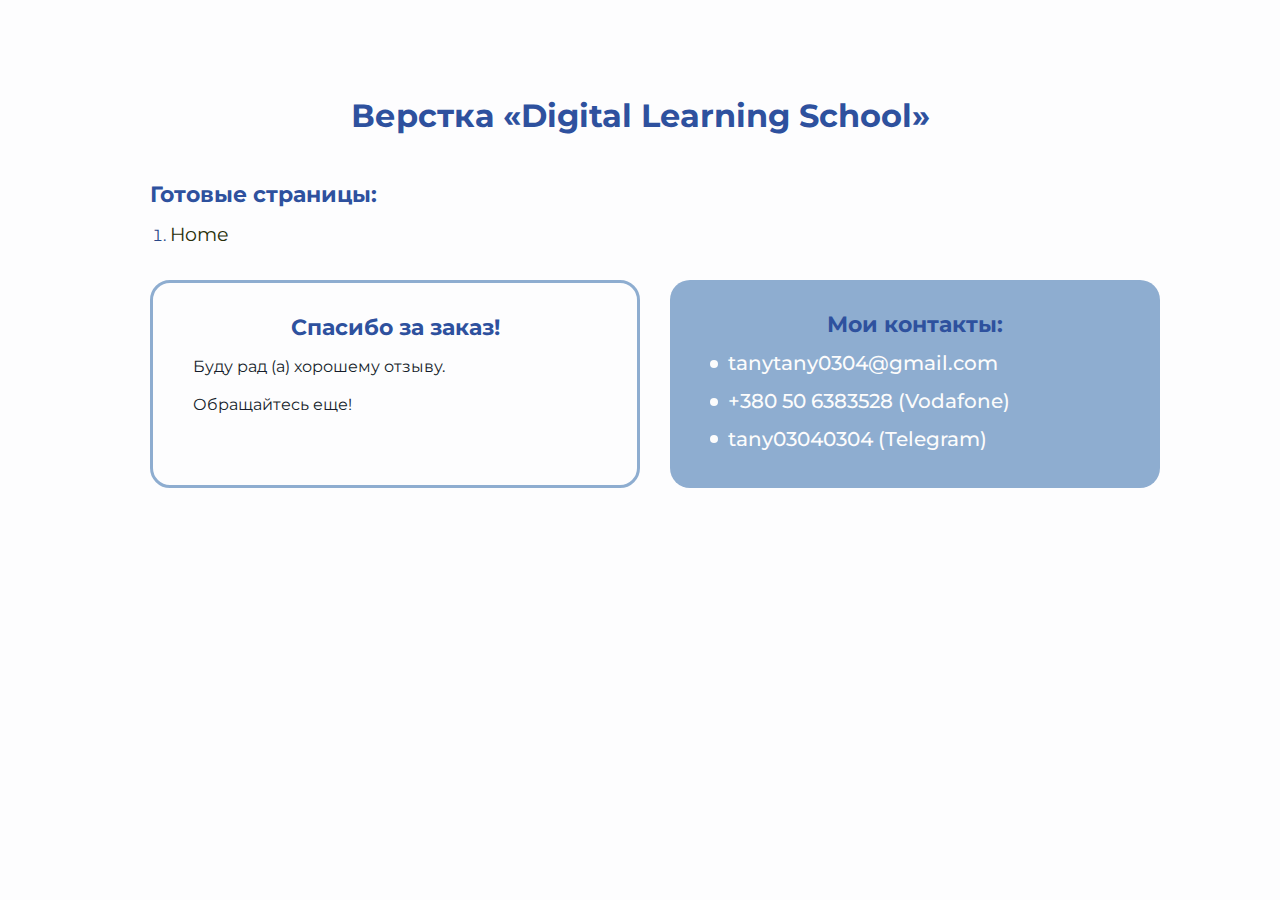
<file: index.html>
<!DOCTYPE html>
<html>

<head>
	<meta charset="UTF-8">
	<meta name="viewport" content="width=device-width, initial-scale=1.0">
	<title>Верстка «FTP»</title>
</head>

<body>
	<div class="info">
		<div class="rootpage">
			<h1>Верстка «Digital
				Learning School»</h1>
			<h2>Готовые страницы:</h2>
			<ol class="rootpage__list">
				<li><a target="_blank" href="home.html">Home</a></li>
			</ol>

			<div class="rootpage__items">
				<div class="rootpage__tnx">
					<h2>Спасибо за заказ!</h2>
					<div class="rootpage__body">
						<p>Буду рад (а) хорошему отзыву.</p>
						<p>Обращайтесь еще!</p>
					</div>
				</div>
				<div class="rootpage__contacts">
					<h2>Мои контакты:</h2>
					<ul class="rootpage__body">
						<li> <a href="mailto:tanytany0304@gmail.com">tanytany0304@gmail.com</a></li>
						<li> <a href="tel:380506383528">+380 50 6383528 (Vodafone)</a></li>
						<li> <a href="https://telegram.me/tany03040304" target="_blank" rel="nofollow">tany03040304 (Telegram)</a></li>
					</ul>
				</div>
				</divrootpage__items>
			</div>
		</div>
</body>
<style>
	@charset "UTF-8";
	@import url("https://fonts.googleapis.com/css?family=Montserrat:regular,700&display=swap");

	*,
	*::before,
	*::after {
		padding: 0px;
		margin: 0px;
		border: 0px;
		box-sizing: border-box;
	}

	html,
	body {
		height: 100%;
		margin: 0;
		padding: 0;
		min-width: 320px;
		width: 100%;
		color: #294788;
		background-color: #fdfdfe;
	}

	body {
		font-family: Montserrat;
		font-size: 100%;
		line-height: 1;
		font-size: 1rem;
	}

	a {
		text-decoration: none;
		font-size: 1.2rem;
		font-weight: 400;
		color: #272f07;
	}

	a:visited {}

	a:hover {
		text-decoration: none;
	}

	ul li {
		list-style: none;
	}

	img {
		vertical-align: top;
	}

	.wrapper {
		width: 100%;
		min-height: 100%;
		overflow: hidden;
	}

	.info {
		max-width: 1000px;
		margin: 0 auto;
	}

	.rootpage__items {
		display: flex;
		gap: 30px;


	}

	.rootpage {
		padding: 100px 10px;

	}

	@media (max-width: 767px) {
		.rootpage {
			padding: 30px 15px;
		}
	}

	h1 {
		text-align: center;
		color: #2e519e;
		font-size: 2rem;
		margin: 0px 0px 3rem 0px;
	}

	@media (max-width: 767px) {
		h1 {
			font-size: 1.85rem;
			margin: 0px 0px 1.25rem 0px;
		}
	}

	h2 {
		color: #2e519e;
		font-size: 1.4rem;
		margin: 0px 0px 1rem 0px;
		line-height: 130%;
	}

	@media (max-width: 767px) {
		h2 {
			font-size: 1.125rem;
			margin: 0px 0px 1rem 0px;
		}
	}

	.rootpage__info {
		font-weight: 600;
		font-size: 28px;
		line-height: 110%;
		margin: 0px 0px 1.5rem 0px;
	}

	.rootpage__list {
		margin: 0px 0px 2.25rem 1.25rem;
	}

	.rootpage__list li:not(:last-child) {
		margin: 0px 0px 20px 0px;
	}

	.rootpage__contacts,
	.rootpage__tnx {

		padding: 30px 40px 40px 40px;
		line-height: 110%;
	}

	@media (max-width: 767px) {

		.rootpage__contacts,
		.rootpage__tnx {
			padding: 20px;
		}
	}

	.rootpage__contacts {
		border: none;
		flex: 0 0 50%;
		display: flex;
		flex-direction: column;
		border-radius: 20px;
		background: #8eadd0;
	}

	.rootpage__contacts a {
		text-decoration: none;

	}

	.rootpage__contacts a span {
		font-weight: 500;
	}

	.rootpage__tnx {
		flex: 0 0 50%;
		border: 3px solid #8eadd0;
		color: #161d2b;
		display: flex;
		flex-direction: column;
		border-radius: 20px;

	}

	.rootpage__tnx h2,
	.rootpage__contacts h2 {
		text-align: center;
		color: #2e519e;
	}

	.rootpage__body {
		display: flex;
		flex-direction: column;
		gap: 20px;
		flex: 1 1 auto;

	}

	.rootpage__body li {
		display: flex;
		align-items: center;
		gap: 10px;
	}

	.rootpage__body a {
		font-weight: 500;
		font-size: 20px;
		color: #fcfcfc
	}

	.rootpage__body li::before {
		display: block;
		content: "";
		width: 8px;
		height: 8px;
		border-radius: 50%;
		background: #fcfcfc;
	}

	@media (max-width: 900px) {
		.rootpage__items {
			flex-direction: column;
		}

		.rootpage__contacts {}

		.rootpage__tnx {}
	}
</style>

</html>
</file>
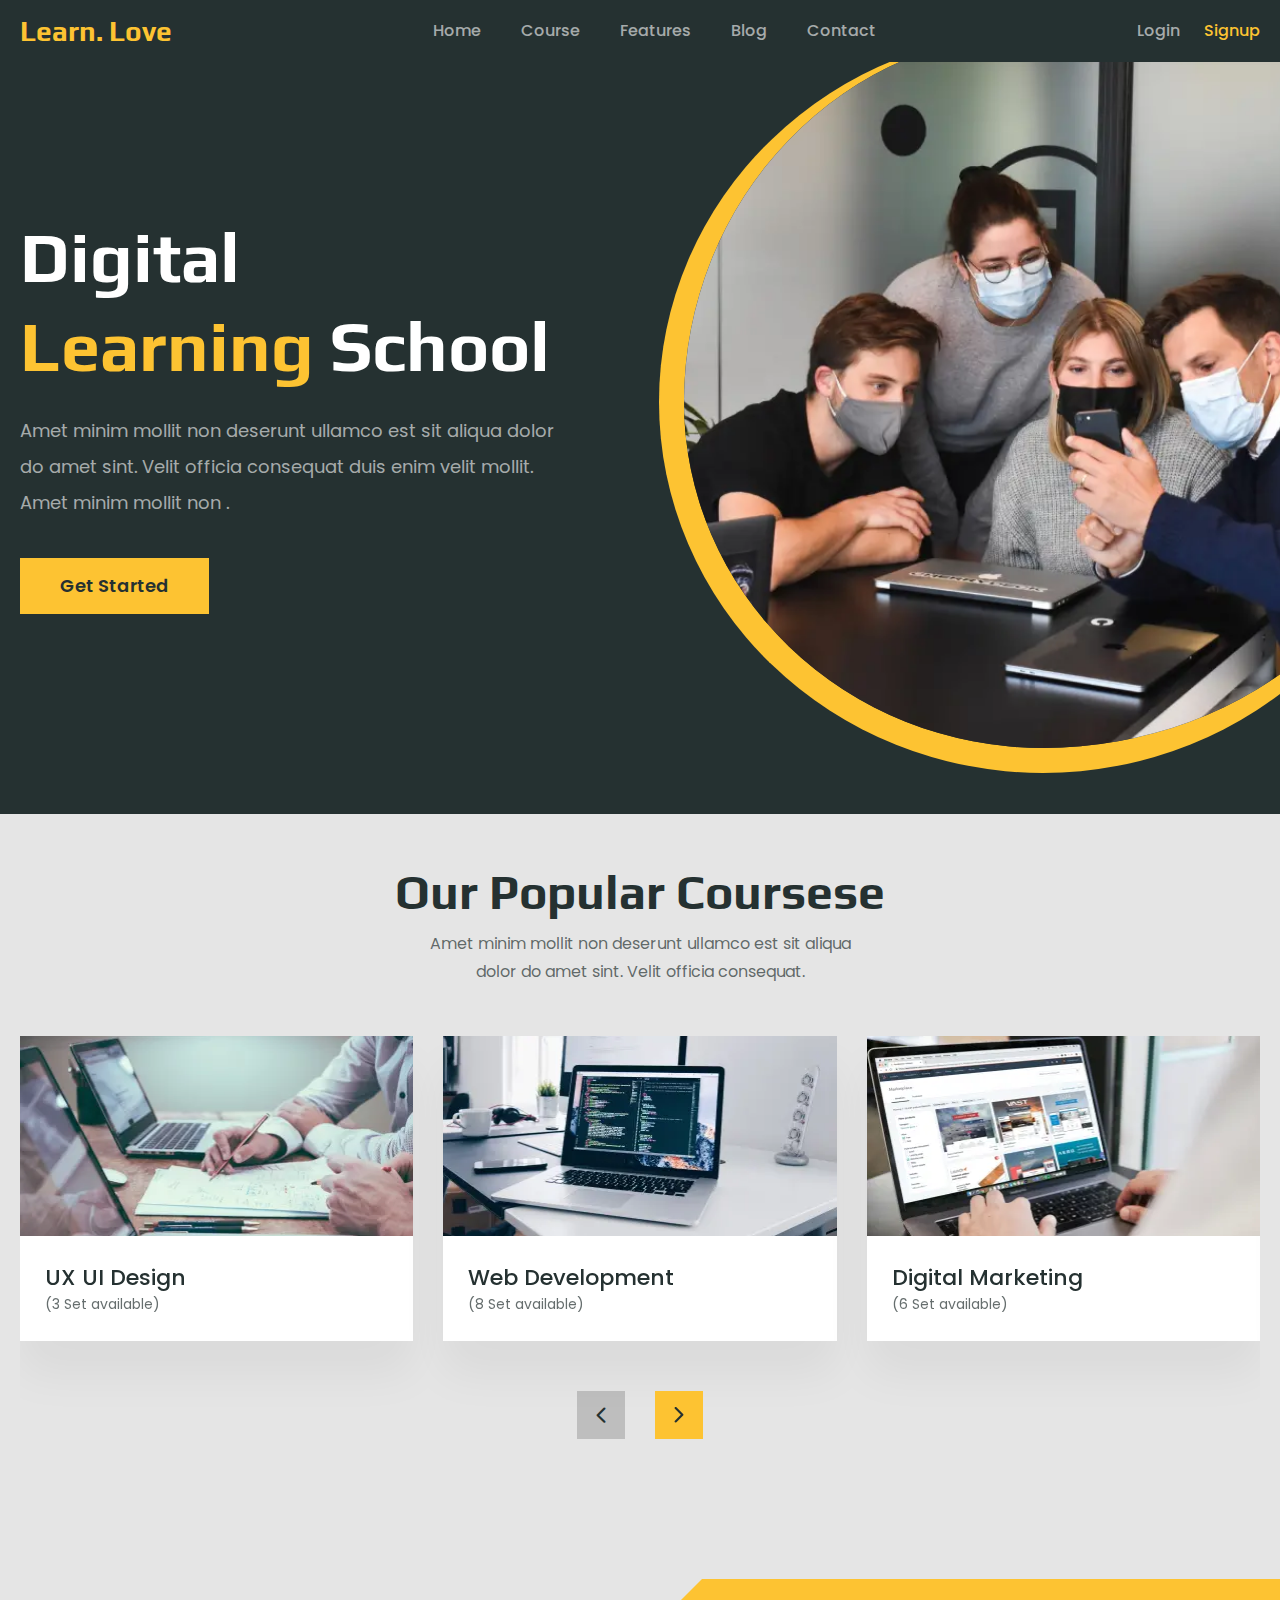
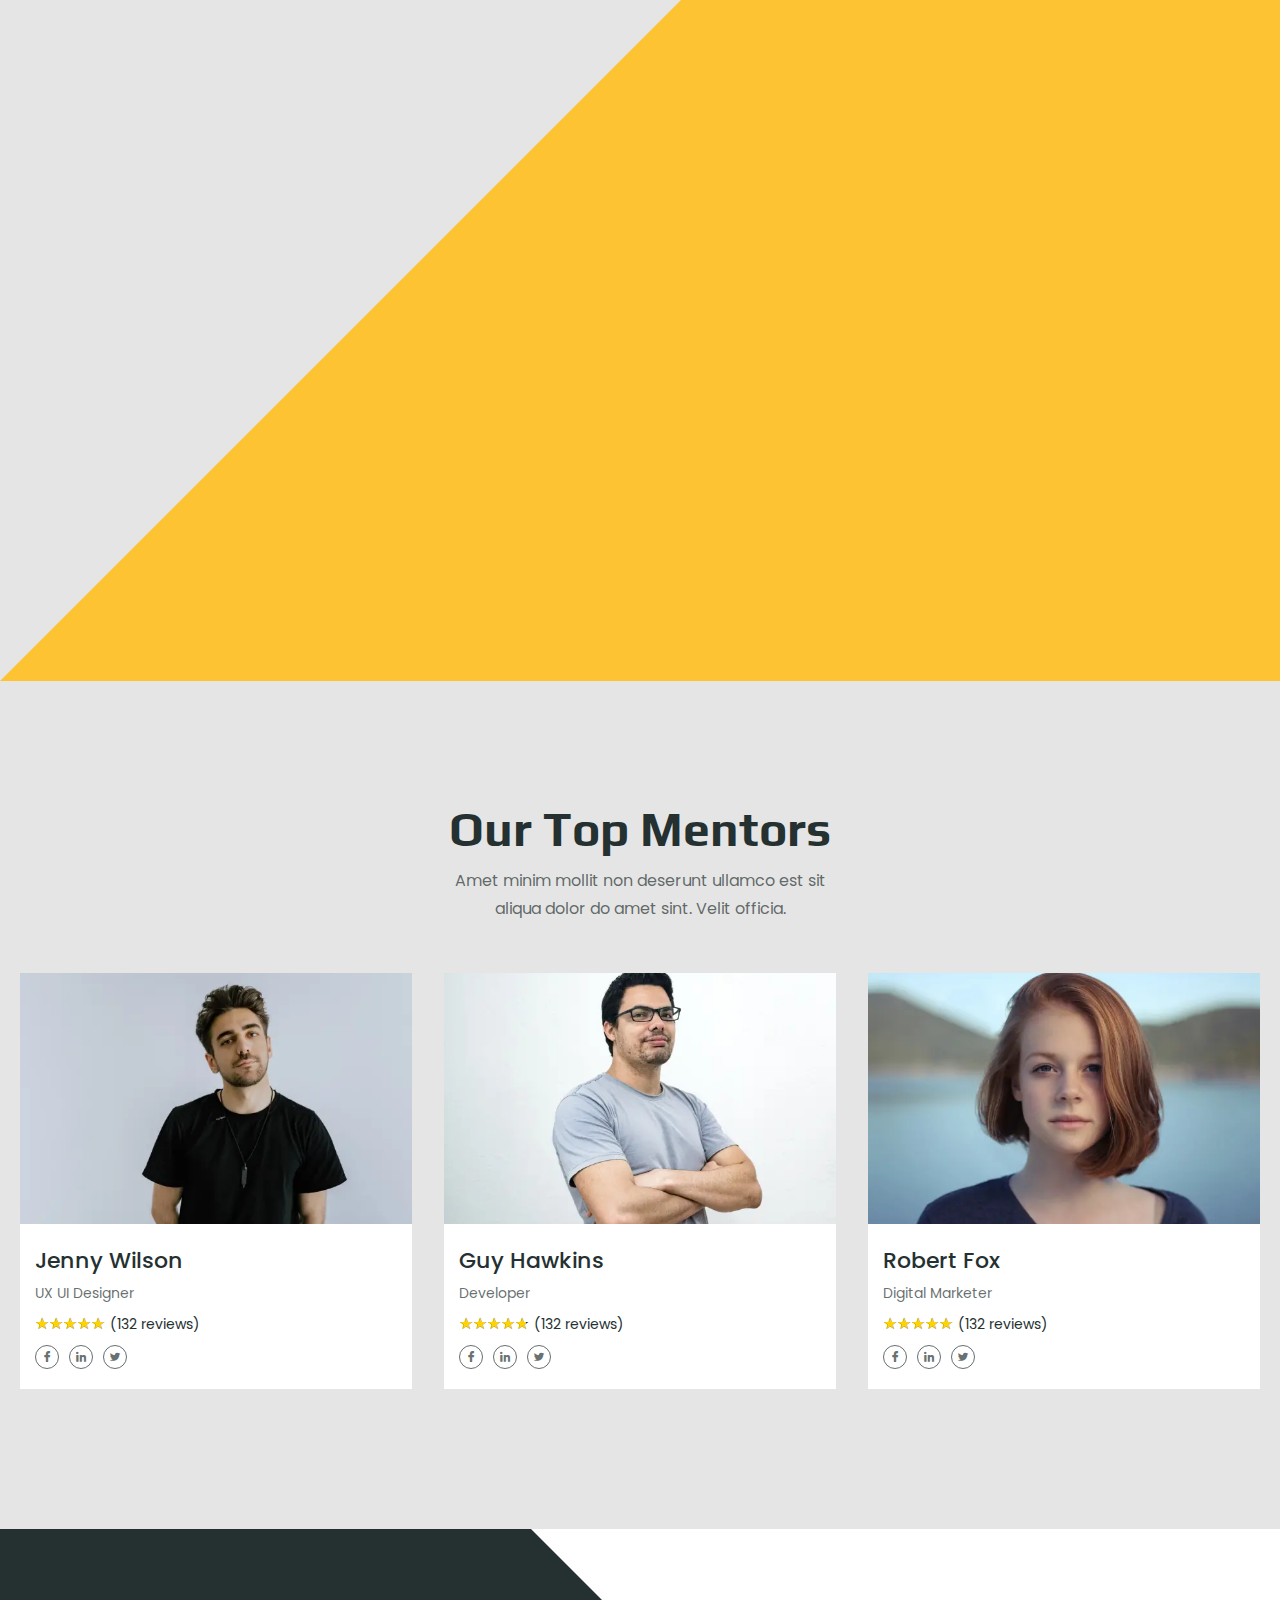
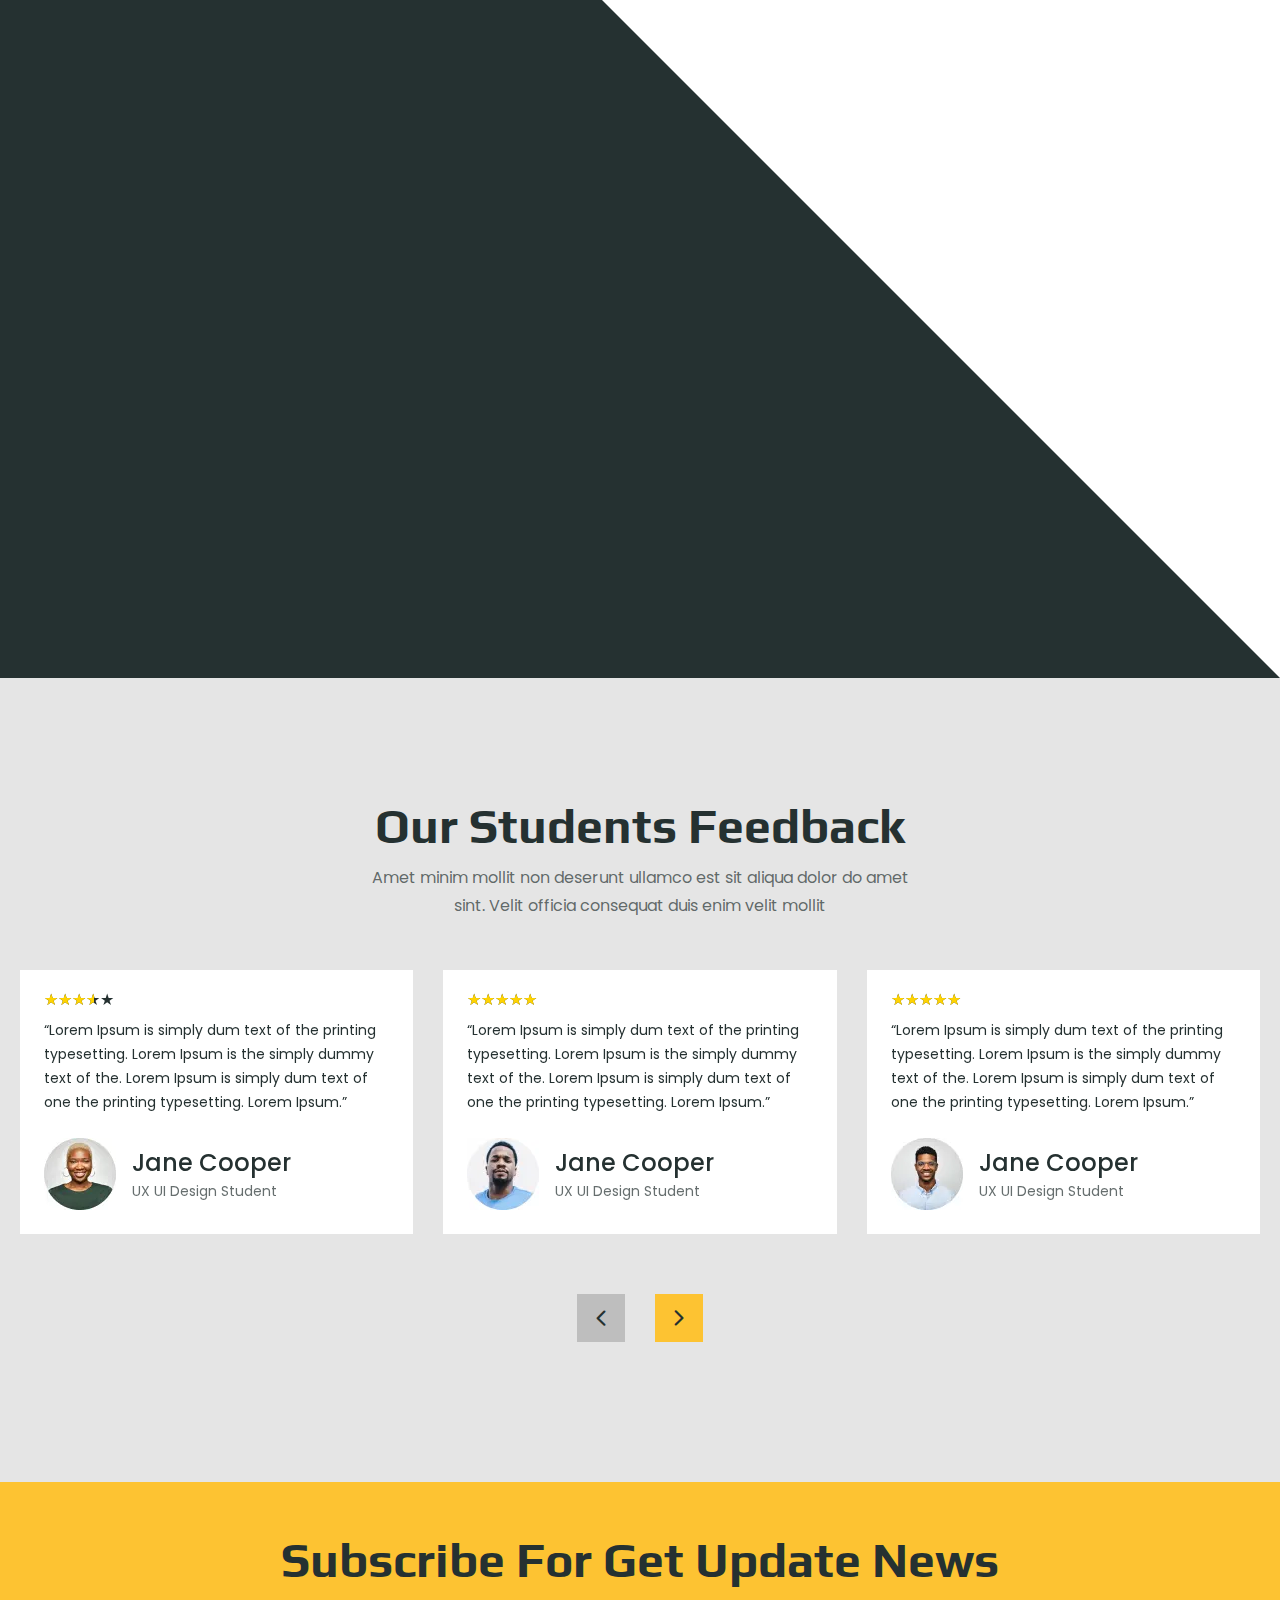
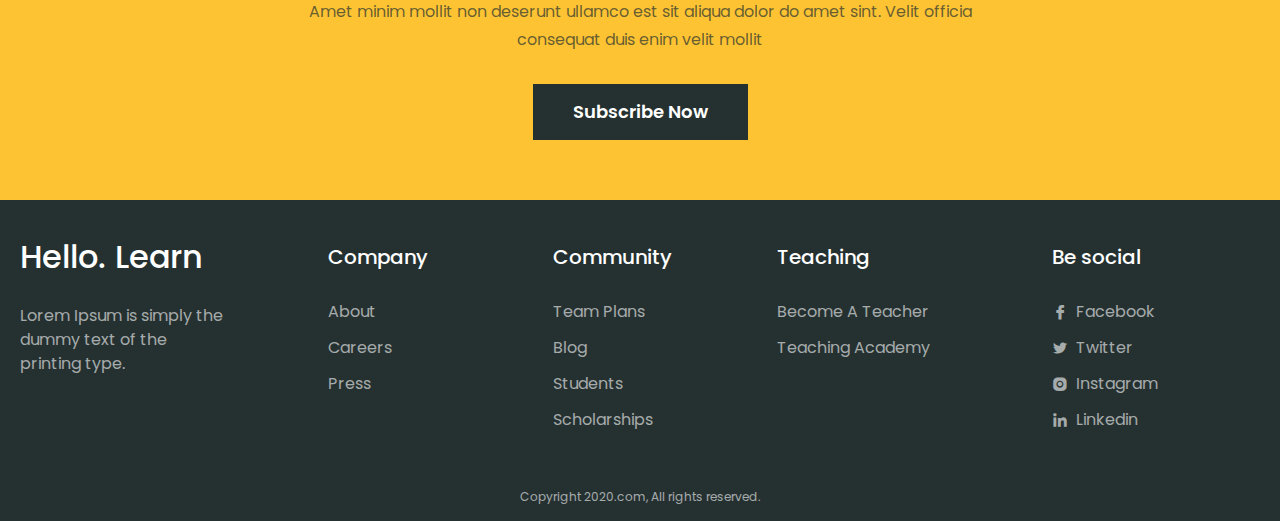
<file: home.html>
<!DOCTYPE html>
<html lang="en">

<head>
	<title>Главная</title>
	<meta charset="UTF-8">
	<meta name="format-detection" content="telephone=no">
	<link rel="stylesheet" href="css/style.min.css?_v=20220207195401">
	<link rel="shortcut icon" href="favicon.ico">
	<!-- <meta name="robots" content="noindex, nofollow"> -->
	<meta name="viewport" content="width=device-width, initial-scale=1.0">
</head>

<body>
	<div class="wrapper">
		<header class="header">
			<div class="header__container">
				<a href="" class="header__logo">Learn. Love</a>
				<div class="header__menu menu">
					<nav class="menu__body">
						<ul class="menu__list">
							<li class="menu__item"><a href="" class="menu__link">Home</a></li>
						</ul>
						<ul class="menu__list">
							<li class="menu__item"><a href="" class="menu__link">Course</a></li>
						</ul>
						<ul class="menu__list">
							<li class="menu__item"><a href="" class="menu__link">Features</a></li>
						</ul>
						<ul class="menu__list">
							<li class="menu__item"><a href="" class="menu__link">Blog</a></li>
						</ul>
						<ul class="menu__list">
							<li class="menu__item"><a href="" class="menu__link">Contact</a></li>
						</ul>
					</nav>
				</div>
				<div class="header__actions">
					<a href="" class="header__login">Login</a>
					<a href="" class="header__signup">Signup</a>
				</div>
				<button type="button" class="menu__icon icon-menu"><span></span></button>
			</div>
		</header>
		<main class="page">
			<section class="page__mainblock mainblock">
				<div class="mainblock__container">
					<div class="mainblock__body">
						<h1 class="mainblock__title ">Digital <br> <span>Learning</span> School</h1>
						<div class="mainblock__subtitle ">Amet minim mollit non deserunt ullamco est sit aliqua dolor do amet sint. Velit officia consequat duis enim velit mollit. Amet minim mollit non .</div>
						<a href="" class="mainblock__button button ">Get Started</a>
					</div>

					<div class="mainblock__image-ibg">
						<picture><source srcset="img/main.webp"type="image/webp"><img src="img/main.jpg?_v=1644256441760" alt=""></picture>

					</div>
				</div>
			</section>
			<section class="page__courses courses">
				<div class="courses__container">
					<h3 class="courses__title title">Our Popular Coursese
					</h3>
					<div class="courses__subtitle subtitle">Amet minim mollit non deserunt ullamco est sit aliqua dolor do amet sint. Velit officia consequat.</div>
					<div class="courses__slider">
						<div class="courses__swiper">
							<div class="courses__slide slide-courses">
								<a href="" class="slide-courses__image-ibg">
									<picture><source srcset="img/courses/01.webp"type="image/webp"><img src="img/courses/01.jpg?_v=1644256441760" alt=""></picture>
								</a>
								<div class="slide-courses__content">
									<a href="" class="slide-courses__text">UX UI Design
									</a>
									<div class="slide-courses__info">(3 Set available)</div>
								</div>
							</div>
							<div class="courses__slide slide-courses">
								<a href="" class="slide-courses__image-ibg">
									<picture><source srcset="img/courses/02.webp"type="image/webp"><img src="img/courses/02.jpg?_v=1644256441760" alt=""></picture>
								</a>
								<div class="slide-courses__content">
									<a href="" class="slide-courses__text">Web Development
									</a>
									<div class="slide-courses__info">(8 Set available)</div>
								</div>
							</div>
							<div class="courses__slide slide-courses">
								<a href="" class="slide-courses__image-ibg">
									<picture><source srcset="img/courses/03.webp"type="image/webp"><img src="img/courses/03.jpg?_v=1644256441760" alt=""></picture>
								</a>
								<div class="slide-courses__content">
									<a href="" class="slide-courses__text">Digital Marketing
									</a>
									<div class="slide-courses__info">(6 Set available)</div>
								</div>
							</div>
						</div>
						<div class="courses__arrows">
							<div class="courses__arrow courses__arrow_prev _icon-arrow"></div>
							<div class="courses__arrow courses__arrow_next _icon-arrow"></div>
						</div>
					</div>
				</div>
			</section>
			<section class="page__steps steps">
				<div class="steps__bg"></div>
				<div class="steps__container">
					<div class="steps__image-ibg _anim-items _anim-no-hide">
						<picture><source srcset="img/steps.webp"type="image/webp"><img src="img/steps.jpg?_v=1644256441760" alt=""></picture>
					</div>
					<div class="steps__content content-steps _anim-items _anim-no-hide">
						<h3 class="content-steps__title title">How It Works?</h3>
						<div class="content-steps__subtitle subtitle">
							Lorem Ipsum is simply dummy text of the printing typesetting industry.
						</div>
						<div class="content-steps__items">
							<div class="content-steps__item item-step">
								<div class="item-step__title"> <span>1</span>Step One</div>
								<div class="item-step__text">Lorem Ipsum is simply dummy text of the printing typesetting industry. Lorem Ipsum is simply dummy text of the printing typesetting industry.</div>
							</div>
							<div class="content-steps__item item-step">
								<div class="item-step__title"> <span>2</span> Step Two</div>
								<div class="item-step__text">Lorem Ipsum is simply dummy text of the printing typesetting industry. Lorem Ipsum is simply dummy text of the printing typesetting industry.</div>
							</div>
							<div class="content-steps__item item-step">
								<div class="item-step__title"><span>3</span>Step Three</div>
								<div class="item-step__text">Lorem Ipsum is simply dummy text of the printing typesetting industry. Lorem Ipsum is simply dummy text of the printing typesetting industry.</div>
							</div>
						</div>
					</div>
				</div>
			</section>
			<section class="page__mentors mentors">
				<div class="mentors__container">
					<h3 class="mentors__title title">Our Top Mentors</h3>
					<div class="mentors__subtitle subtitle">Amet minim mollit non deserunt ullamco est sit aliqua dolor do amet sint. Velit officia.</div>
					<div class="mentors__items">
						<div class="mentors__item item-mentors">
							<div class="item-mentors__image-ibg">
								<picture><source srcset="img/mentors/01.webp"type="image/webp"><img src="img/mentors/01.jpg?_v=1644256441760" alt=""></picture>
							</div>
							<div class="item-mentors__body">
								<div class="item-mentors__name">Jenny Wilson</div>
								<div class="item-mentors__text">UX UI Designer</div>
								<div class="item-mentors__rating rating rating_set">
									<div class="rating__body">
										<div class="rating__active"></div>
										<div class="rating__items">
											<input type="radio" class="rating__item" value="1" name="rating">
											<input type="radio" class="rating__item" value="2" name="rating">
											<input type="radio" class="rating__item" value="3" name="rating">
											<input type="radio" class="rating__item" value="4" name="rating">
											<input type="radio" class="rating__item" value="5" name="rating">
										</div>
									</div>
									<div class="rating__value">4.9</div>
									<div class="rating__reviews">(132 reviews)</div>

								</div>
								<div class="item-mentors__social social-mentors">
									<a href="" class="social-mentors__item _icon-facebook"></a>
									<a href="" class="social-mentors__item _icon-linked"></a>
									<a href="" class="social-mentors__item _icon-twitter"></a>
								</div>
							</div>
						</div>
						<div class="mentors__item item-mentors">
							<div class="item-mentors__image-ibg">
								<picture><source srcset="img/mentors/02.webp"type="image/webp"><img src="img/mentors/02.jpg?_v=1644256441760" alt=""></picture>
							</div>
							<div class="item-mentors__body">
								<div class="item-mentors__name">Guy Hawkins</div>
								<div class="item-mentors__text">Developer</div>
								<div class="item-mentors__rating rating rating_set">
									<div class="rating__body">
										<div class="rating__active"></div>
										<div class="rating__items">
											<input type="radio" class="rating__item" value="1" name="rating">
											<input type="radio" class="rating__item" value="2" name="rating">
											<input type="radio" class="rating__item" value="3" name="rating">
											<input type="radio" class="rating__item" value="4" name="rating">
											<input type="radio" class="rating__item" value="5" name="rating">
										</div>
									</div>
									<div class="rating__value">4.8</div>
									<div class="rating__reviews">(132 reviews)</div>
								</div>
								<div class="item-mentors__social social-mentors">
									<a href="" class="social-mentors__item _icon-facebook"></a>
									<a href="" class="social-mentors__item _icon-linked"></a>
									<a href="" class="social-mentors__item _icon-twitter"></a>
								</div>
							</div>
						</div>
						<div class="mentors__item item-mentors">
							<div class="item-mentors__image-ibg">
								<picture><source srcset="img/mentors/03.webp"type="image/webp"><img src="img/mentors/03.jpg?_v=1644256441760" alt=""></picture>
							</div>
							<div class="item-mentors__body">
								<div class="item-mentors__name">Robert Fox</div>
								<div class="item-mentors__text">Digital Marketer </div>
								<div class="item-mentors__rating rating rating_set">
									<div class="rating__body">
										<div class="rating__active"></div>
										<div class="rating__items">
											<input type="radio" class="rating__item" value="1" name="rating">
											<input type="radio" class="rating__item" value="2" name="rating">
											<input type="radio" class="rating__item" value="3" name="rating">
											<input type="radio" class="rating__item" value="4" name="rating">
											<input type="radio" class="rating__item" value="5" name="rating">
										</div>
									</div>
									<div class="rating__value">5</div>
									<div class="rating__reviews">(132 reviews)</div>
								</div>
								<div class="item-mentors__social social-mentors">
									<a href="" class="social-mentors__item _icon-facebook"></a>
									<a href="" class="social-mentors__item _icon-linked"></a>
									<a href="" class="social-mentors__item _icon-twitter"></a>
								</div>
							</div>
						</div>

					</div>
				</div>
			</section>
			<section class="page__advantages advantages">
				<div class="advantages__bg"></div>
				<div class="advantages__container">
					<div class="advantages__content _anim-items _anim-no-hide">
						<h3 class="advantages__title title">Why Choose Us</h3>
						<div class="advantages__subtitle subtitle">Lorem Ipsum is simply dummy text of the printing typesetting industry.</div>
						<div class="advantages__items ">
							<div class="advantages__item item-advantages">
								<div class="item-advantages__number">12+</div>
								<div class="item-advantages__text">Years Experience</div>
							</div>
							<div class="advantages__item item-advantages">
								<div class="item-advantages__number">30k+</div>
								<div class="item-advantages__text">Students</div>
							</div>
							<div class="advantages__item item-advantages">
								<div class="item-advantages__number">350+</div>
								<div class="item-advantages__text">Teachers</div>
							</div>
							<div class="advantages__item item-advantages">
								<div class="item-advantages__number">40+</div>
								<div class="item-advantages__text">Total Courses</div>
							</div>
						</div>
					</div>
					<div class="advantages__image-ibg _anim-items _anim-no-hide">
						<picture><source srcset="img/advantages.webp"type="image/webp"><img src="img/advantages.jpg?_v=1644256441760" alt=""></picture>
					</div>
				</div>
			</section>
			<section class="page__feedback feedback">
				<div class="feedback__container">
					<h3 class="feedback__title title">
						Our Students Feedback
					</h3>
					<div class="feedback__subtitle subtitle">
						Amet minim mollit non deserunt ullamco est sit aliqua dolor do amet sint. Velit officia consequat duis enim velit mollit
					</div>
					<div class="feedback__slider">
						<div class="feedback__swiper">
							<div class="feedback__slide slide-feedback">
								<div class="slide-feedback__rating">
									<div class="rating rating_set">
										<div class="rating__body">
											<div class="rating__active"></div>
											<div class="rating__items">
												<input type="radio" class="rating__item" value="1" name="rating">
												<input type="radio" class="rating__item" value="2" name="rating">
												<input type="radio" class="rating__item" value="3" name="rating">
												<input type="radio" class="rating__item" value="4" name="rating">
												<input type="radio" class="rating__item" value="5" name="rating">
											</div>
										</div>
										<div class="rating__value">3.6</div>
									</div>
								</div>
								<div class="slide-feedback__text">“Lorem Ipsum is simply dum text of the printing typesetting. Lorem Ipsum is the simply dummy text of the. Lorem Ipsum is simply dum text of one the printing typesetting. Lorem Ipsum.”</div>
								<div class="slide-feedback__persone persone">
									<div class="persone__image">
										<picture><source srcset="img/feedback/01.webp"type="image/webp"><img src="img/feedback/01.jpg?_v=1644256441760" alt=""></picture>
									</div>
									<div class="persone__info">
										<div class="persone__name">Jane Cooper</div>
										<div class="persone__position">UX UI Design Student</div>
									</div>
								</div>
							</div>
							<div class="feedback__slide slide-feedback">
								<div class="slide-feedback__rating">
									<div class="rating rating_set">
										<div class="rating__body">
											<div class="rating__active"></div>
											<div class="rating__items">
												<input type="radio" class="rating__item" value="1" name="rating">
												<input type="radio" class="rating__item" value="2" name="rating">
												<input type="radio" class="rating__item" value="3" name="rating">
												<input type="radio" class="rating__item" value="4" name="rating">
												<input type="radio" class="rating__item" value="5" name="rating">
											</div>
										</div>
										<div class="rating__value">5</div>
									</div>
								</div>
								<div class="slide-feedback__text">“Lorem Ipsum is simply dum text of the printing typesetting. Lorem Ipsum is the simply dummy text of the. Lorem Ipsum is simply dum text of one the printing typesetting. Lorem Ipsum.”</div>
								<div class="slide-feedback__persone persone">
									<div class="persone__image">
										<picture><source srcset="img/feedback/02.webp"type="image/webp"><img src="img/feedback/02.jpg?_v=1644256441760" alt=""></picture>
									</div>
									<div class="persone__info">
										<div class="persone__name">Jane Cooper</div>
										<div class="persone__position">UX UI Design Student</div>
									</div>
								</div>
							</div>
							<div class="feedback__slide slide-feedback">
								<div class="slide-feedback__rating">
									<div class="rating rating_set">
										<div class="rating__body">
											<div class="rating__active"></div>
											<div class="rating__items">
												<input type="radio" class="rating__item" value="1" name="rating">
												<input type="radio" class="rating__item" value="2" name="rating">
												<input type="radio" class="rating__item" value="3" name="rating">
												<input type="radio" class="rating__item" value="4" name="rating">
												<input type="radio" class="rating__item" value="5" name="rating">
											</div>
										</div>
										<div class="rating__value">5</div>
									</div>
								</div>
								<div class="slide-feedback__text">“Lorem Ipsum is simply dum text of the printing typesetting. Lorem Ipsum is the simply dummy text of the. Lorem Ipsum is simply dum text of one the printing typesetting. Lorem Ipsum.”</div>
								<div class="slide-feedback__persone persone">
									<div class="persone__image">
										<picture><source srcset="img/feedback/03.webp"type="image/webp"><img src="img/feedback/03.jpg?_v=1644256441760" alt=""></picture>
									</div>
									<div class="persone__info">
										<div class="persone__name">Jane Cooper</div>
										<div class="persone__position">UX UI Design Student</div>
									</div>
								</div>
							</div>
						</div>
						<div class="feedback__arrows">
							<div class="feedback__arrow feedback__arrow_prev _icon-arrow"></div>
							<div class="feedback__arrow feedback__arrow_next _icon-arrow"></div>
						</div>
					</div>
				</div>
			</section>
			<section class="page__subscribe subscribe">
				<div class="subscribe__container">
					<h3 class="subscribe__title title">Subscribe For Get Update News</h3>
					<div class="subscribe__subtitle subtitle">Amet minim mollit non deserunt ullamco est sit aliqua dolor do amet sint. Velit officia consequat duis enim velit mollit</div>
					<a href="" class="subscribe__button button">Subscribe Now</a>
					<a href="" class="animation__circle"></a>
				</div>
			</section>

		</main>
		<footer class="footer">
			<div class="footer__container">
				<div class="footer__body">
					<div class="footer__info">
						<div class="footer__title">Hello. Learn</div>
						<div class="footer__text">Lorem Ipsum is simply the dummy text of the printing type.</div>
					</div>
					<div data-spollers="600" class="footer__menu menu-footer__spollers spollers">
						<div class="spollers__item">
							<button type="button" data-spoller class="spollers__title">Company</button>
							<div class="spollers__body">
								<ul class="spollers__list">
									<li><a href="" class="spollers__link">About</a></li>
									<li><a href="" class="spollers__link">Careers</a></li>
									<li><a href="" class="spollers__link">Press</a></li>
								</ul>
							</div>
						</div>
						<div class="spollers__item">
							<button type="button" data-spoller class="spollers__title ">Community</button>
							<div class="spollers__body">
								<ul class="spollers__list">
									<li><a href="" class="spollers__link">Team Plans</a></li>
									<li><a href="" class="spollers__link">Blog</a></li>
									<li><a href="" class="spollers__link">Students</a></li>
									<li><a href="" class="spollers__link">Scholarships</a></li>
								</ul>
							</div>
						</div>
						<div class="spollers__item">
							<button type="button" data-spoller class="spollers__title ">Teaching</button>
							<div class="spollers__body">
								<ul class="spollers__list">
									<li><a href="" class="spollers__link">Become A Teacher</a></li>
									<li><a href="" class="spollers__link">Teaching Academy</a></li>
								</ul>
							</div>
						</div>
					</div>
					<div class="footer__social social">
						<div class="social__title">Be social</div>
						<div class="social__body">
							<a href="" class="social__item _icon-facebook">Facebook</a>
							<a href="" class="social__item _icon-twitter">Twitter</a>
							<a href="" class="social__item _icon-instagram">Instagram</a>
							<a href="" class="social__item _icon-linked">Linkedin</a>
						</div>
					</div>
				</div>
				<div class="footer__copy">
					Copyright 2020.com, All rights reserved.
				</div>
			</div>
		</footer>
	</div>
	<!-- 
<div id="popup" aria-hidden="true" class="popup">
	<div class="popup__wrapper">
		<div class="popup__content">
			<button data-close type="button" class="popup__close">Закрыть</button>
			<div class="popup__text">
			</div>
		</div>
	</div>
</div>
 -->

	<script src="js/app.min.js?_v=20220207195401"></script>
</body>

</html>
</file>
<file: css/style.min.css>
@charset "UTF-8";@import url('https://fonts.googleapis.com/css2?family=Play:wght@700&family=Poppins:wght@400; 600;700&display=swap');@font-face{font-family:icons;font-display:swap;src:url(../fonts/icons.woff2) format("woff2"),url(../fonts/icons.woff) format("woff");font-weight:400;font-style:normal}[class*=_icon-]:before{font-family:icons;font-style:normal;font-weight:400;font-variant:normal;text-transform:none;line-height:1;-webkit-font-smoothing:antialiased;-moz-osx-font-smoothing:grayscale}[class*=_icon-]:before{display:block}._icon-arrow:before{content:"\e900"}._icon-facebook:before{content:"\e901"}._icon-instagram:before{content:"\e902"}._icon-linked:before{content:"\e903"}._icon-twitter:before{content:"\e904"}*{padding:0;margin:0;border:0}*,:after,:before{-webkit-box-sizing:border-box;box-sizing:border-box}body,html{height:100%;min-width:320px}body{color:#253131;line-height:1;font-family:Poppins,sans-serif;font-size:1rem;-ms-text-size-adjust:100%;-moz-text-size-adjust:100%;-webkit-text-size-adjust:100%;-webkit-font-smoothing:antialiased;-moz-osx-font-smoothing:grayscale}button,input,textarea{font-family:Poppins,sans-serif;font-size:inherit}button{cursor:pointer;color:inherit;background-color:inherit}a{color:inherit}a:link,a:visited{text-decoration:none}a:hover{text-decoration:none}ul li{list-style:none}img{vertical-align:top}h1,h2,h3,h4,h5,h6{font-weight:inherit;font-size:inherit}.lock body{overflow:hidden;-ms-touch-action:none;touch-action:none}.wrapper{min-height:100%;display:-webkit-box;display:-ms-flexbox;display:flex;-webkit-box-orient:vertical;-webkit-box-direction:normal;-ms-flex-direction:column;flex-direction:column;overflow:hidden}.wrapper>main{-webkit-box-flex:1;-ms-flex:1 1 auto;flex:1 1 auto}.wrapper>*{min-width:0}[class*=__container]{max-width:77.5rem;-webkit-box-sizing:content-box;box-sizing:content-box;margin:0 auto;padding:0 .9375rem}.rating{display:-webkit-box;display:-ms-flexbox;display:flex;-webkit-box-align:center;-ms-flex-align:center;align-items:center;gap:.3125rem;font-size:1rem;line-height:.75;-webkit-transition:opacity .3s ease 0s;-o-transition:opacity .3s ease 0s;transition:opacity .3s ease 0s}.rating.rating_sending{opacity:.2}.rating.rating_set .rating__active,.rating.rating_set .rating__item{cursor:pointer}.rating__body{position:relative}.rating__body::before{content:"★★★★★";display:block}.rating__active{position:absolute;width:0%;height:100%;top:0;left:0;overflow:hidden}.rating__active::before{content:"★★★★★";position:absolute;width:100%;height:100%;top:0;left:0;color:#ffd300}.rating__items{display:-webkit-box;display:-ms-flexbox;display:flex;position:absolute;width:100%;height:100%;top:0;left:0}.rating__item{-webkit-box-flex:0;-ms-flex:0 0 20%;flex:0 0 20%;height:100%;opacity:0}.rating__value{display:none;font-size:50%;line-height:1;padding:0 0 0 10px}.rating__reviews{font-size:.875rem;line-height:1.5}[class*=-ibg]{position:relative}[class*=-ibg] img{position:absolute;width:100%;height:100%;top:0;left:0;-o-object-fit:cover;object-fit:cover}[class*=-ibg_contain] img{-o-object-fit:contain;object-fit:contain}.button{display:-webkit-inline-box;display:-ms-inline-flexbox;display:inline-flex;-webkit-box-pack:center;-ms-flex-pack:center;justify-content:center;-webkit-box-align:center;-ms-flex-align:center;align-items:center;padding:0 2.5rem;font-weight:600;line-height:1.5}.title{font-family:Play;font-weight:700;line-height:1.1666666667;color:#253131}.subtitle{line-height:1.75;font-size:1rem;color:rgba(37,49,49,.7)}.icon-menu{display:none}.header{background:#253131;position:relative;z-index:5}.header._header-scroll{position:fixed;width:100%;-webkit-transition:all .3s ease 0s;-o-transition:all .3s ease 0s;transition:all .3s ease 0s;background:#253131f8}.header__container{display:-webkit-box;display:-ms-flexbox;display:flex;-webkit-box-align:center;-ms-flex-align:center;align-items:center;-webkit-column-gap:1.875rem;-moz-column-gap:1.875rem;column-gap:1.875rem;-ms-flex-wrap:wrap;flex-wrap:wrap;row-gap:.3125rem}.header__logo{position:relative;z-index:3;white-space:nowrap;color:#fdc332;font-family:Play,sans-serif;font-weight:700;line-height:1.1428571429}.header__menu{-webkit-box-flex:1;-ms-flex:1 1 auto;flex:1 1 auto}.header__actions{position:relative;z-index:3;display:-webkit-box;display:-ms-flexbox;display:flex;-ms-flex-wrap:wrap;flex-wrap:wrap;font-weight:500;font-size:1rem;line-height:1.5;color:rgba(255,255,255,.6)}.header__signup{color:#fdc332}.menu__body{display:-webkit-box;display:-ms-flexbox;display:flex;-ms-flex-wrap:wrap;flex-wrap:wrap;-webkit-box-align:center;-ms-flex-align:center;align-items:center;-webkit-box-pack:center;-ms-flex-pack:center;justify-content:center}.menu__list{font-weight:500;font-size:1rem;line-height:1.5;color:rgba(255,255,255,.6);-webkit-transition:all .3s ease 0s;-o-transition:all .3s ease 0s;transition:all .3s ease 0s}.footer{padding:2.5rem 0 .9375rem 0;color:rgba(255,255,255,.6);background:#253131}.footer__body{margin-bottom:1.875rem}.footer__info{margin-bottom:.9375rem}.footer__title{font-weight:500;line-height:1.0625;color:#fff}.footer__text{font-size:1rem;line-height:1.5}.footer__menu:not(:last-child){margin-bottom:.9375rem}.footer__copy{text-align:center;font-size:.75rem;line-height:1.5}.spollers__item:not(:last-child){margin-bottom:.9375rem}.spollers__title{font-weight:500;font-size:1.25rem;line-height:1.7;color:#fff}.spollers__list li{-webkit-transition:all .3s ease 0s;-o-transition:all .3s ease 0s;transition:all .3s ease 0s}.spollers__list__link{font-size:1rem;line-height:1.5;-webkit-transition:all .3s ease 0s;-o-transition:all .3s ease 0s;transition:all .3s ease 0s;color:#fff}.social__title{font-weight:500;line-height:1.7;color:#fff}.social__item{display:-webkit-box;display:-ms-flexbox;display:flex;-webkit-box-align:center;-ms-flex-align:center;align-items:center;-webkit-transition:all .3s ease 0s;-o-transition:all .3s ease 0s;transition:all .3s ease 0s}.social__item::before{font-size:1rem;margin:0 .5rem 0 0}.mainblock{background:#253131}.mainblock__container{position:relative;display:-webkit-box;display:-ms-flexbox;display:flex;-webkit-box-orient:horizontal;-webkit-box-direction:normal;-ms-flex-direction:row;flex-direction:row}.mainblock__body{-webkit-box-flex:0;-ms-flex:0 0 43.9516129032%;flex:0 0 43.9516129032%}.mainblock__title{font-family:Play,sans-serif;font-weight:700;line-height:1.2769230769;color:#fff}.mainblock__title:not(:last-child){margin-bottom:.3125em}.mainblock__title span{color:#fdc332}.mainblock__subtitle{line-height:2;color:rgba(255,255,255,.6)}.mainblock__button{color:#253131;background:#fdc332;-webkit-animation:btn .5s linear infinite alternate running 0s forwards;animation:btn .5s linear infinite alternate running 0s forwards}.mainblock__subtitle._active,.mainblock__title._active{-webkit-transform:translate(0,0);-ms-transform:translate(0,0);transform:translate(0,0);opacity:1}.mainblock__image-ibg{position:absolute;overflow:hidden;border-left:1.5625rem solid #fdc332;border-bottom:1.5625rem solid #fdc332;border-radius:50% 0 50% 50%;padding-bottom:56.4516129032%;width:60.4838709677%;right:-12%;top:-45%}.courses{background:#e5e5e5}.courses__title{text-align:center}.courses__title:not(:last-child){margin-bottom:.2083333333em}.courses__subtitle{text-align:center;margin:0 auto;max-width:28.75rem}.courses__swiper{display:-ms-grid;display:grid;grid-template-columns:repeat(auto-fit,minmax(24.375rem,1fr))}.courses__slide{-webkit-box-shadow:0 32px 45px rgba(0,0,0,.05);box-shadow:0 32px 45px rgba(0,0,0,.05)}.courses__arrows{display:-webkit-box;display:-ms-flexbox;display:flex;-webkit-box-pack:center;-ms-flex-pack:center;justify-content:center;gap:1.875rem}.courses__arrow{-webkit-box-flex:0;-ms-flex:0 0 3rem;flex:0 0 3rem;height:3rem;display:-webkit-box;display:-ms-flexbox;display:flex;-webkit-box-pack:center;-ms-flex-pack:center;justify-content:center;-webkit-box-align:center;-ms-flex-align:center;align-items:center}.courses__arrow_prev{background:#bebebe;-webkit-transition:all .3s ease 0s;-o-transition:all .3s ease 0s;transition:all .3s ease 0s}.courses__arrow_next{background:#fdc332;-webkit-transform:rotate(-180deg);-ms-transform:rotate(-180deg);transform:rotate(-180deg);-webkit-transition:all .3s ease 0s;-o-transition:all .3s ease 0s;transition:all .3s ease 0s}.slide-courses{height:100%;display:-webkit-box;display:-ms-flexbox;display:flex;-webkit-box-orient:vertical;-webkit-box-direction:normal;-ms-flex-direction:column;flex-direction:column;background:#ffff}.slide-courses__image-ibg{padding-bottom:51.0204081633%}.slide-courses__text{font-weight:500;line-height:1.5;-webkit-box-flex:1;-ms-flex:1 1 auto;flex:1 1 auto}.slide-courses__info{font-size:.875rem;line-height:1.5;color:rgba(37,49,49,.7);-ms-flex-item-align:end;align-self:flex-end}.steps{position:relative;background:#e5e5e5;z-index:-2}.steps__bg{position:absolute;display:block;width:100%;height:100%;top:0;left:0;background:#fdc332;-webkit-transform-origin:bottom right;-ms-transform-origin:bottom right;transform-origin:bottom right;-webkit-transform:skew(-45deg,0deg);-ms-transform:skew(-45deg,0deg);transform:skew(-45deg,0deg);z-index:-1}.steps__container{z-index:3}.steps__image-ibg{-webkit-transform:translate(-120%,0);-ms-transform:translate(-120%,0);transform:translate(-120%,0);opacity:0;-webkit-transition:all .8s ease 0s;-o-transition:all .8s ease 0s;transition:all .8s ease 0s;padding-bottom:57.6388888889%}.steps__image-ibg._active{-webkit-transform:translate(0,0);-ms-transform:translate(0,0);transform:translate(0,0);opacity:1}.steps__content{-webkit-transform:translate(120%,0);-ms-transform:translate(120%,0);transform:translate(120%,0);opacity:0;-webkit-transition:all .8s ease 0s;-o-transition:all .8s ease 0s;transition:all .8s ease 0s}.steps__content._active{-webkit-transform:translate(0,0);-ms-transform:translate(0,0);transform:translate(0,0);opacity:1}.content-steps__subtitle:not(:last-child){margin-bottom:1.875rem}.content-steps__item:not(:last-child){margin-bottom:1.75rem}.item-step__title{font-weight:500;font-size:1.5rem;line-height:1.5}.item-step__title:not(:last-child){margin-bottom:1rem}.item-step__title span{display:-webkit-inline-box;display:-ms-inline-flexbox;display:inline-flex;-webkit-box-pack:center;-ms-flex-pack:center;justify-content:center;-webkit-box-align:center;-ms-flex-align:center;align-items:center;border-radius:50%;border:1px solid #253131;width:2.25rem;height:2.25rem;margin:0 1rem 0 0}.item-step__text{font-size:.875rem;line-height:1.5;color:rgba(37,49,49,.7)}.mentors{background:#e5e5e5}.mentors__title{text-align:center}.mentors__title:not(:last-child){margin-bottom:.625rem}.mentors__subtitle{text-align:center;margin:0 auto;max-width:25rem}.mentors__item{background:#fff;display:-webkit-box;display:-ms-flexbox;display:flex;-webkit-box-orient:vertical;-webkit-box-direction:normal;-ms-flex-direction:column;flex-direction:column}.item-mentors__image-ibg{padding-bottom:64.1025641026%;overflow:hidden}.item-mentors__image-ibg img{-webkit-transition:all .5s ease 0s;-o-transition:all .5s ease 0s;transition:all .5s ease 0s;-webkit-transform:scale(1);-ms-transform:scale(1);transform:scale(1)}.item-mentors__body{padding:1.25rem .9375rem;-webkit-box-flex:1;-ms-flex:1 1 auto;flex:1 1 auto}.item-mentors__name{font-weight:500;line-height:1.5}.item-mentors__name:not(:last-child){margin-bottom:.375rem}.item-mentors__text{font-size:.875rem;line-height:1.5;color:rgba(37,49,49,.7)}.item-mentors__text:not(:last-child){margin-bottom:.625rem}.item-mentors__rating:not(:last-child){margin-bottom:.625rem}.item-mentors .social-mentors{display:-webkit-box;display:-ms-flexbox;display:flex;gap:.625rem}.item-mentors .social-mentors__item{border:1px solid rgba(37,49,49,.7);color:rgba(37,49,49,.7);border-radius:50%;-webkit-box-flex:0;-ms-flex:0 0 1.5rem;flex:0 0 1.5rem;height:1.5rem;display:-webkit-box;display:-ms-flexbox;display:flex;-webkit-box-pack:center;-ms-flex-pack:center;justify-content:center;-webkit-box-align:center;-ms-flex-align:center;align-items:center;-webkit-transition:all .3s ease 0s;-o-transition:all .3s ease 0s;transition:all .3s ease 0s}.item-mentors .social-mentors__item::before{font-size:.75rem}.advantages{position:relative}.advantages__bg{position:absolute;display:block;width:100%;height:100%;top:0;left:0;background:#253131;-webkit-transform-origin:bottom left;-ms-transform-origin:bottom left;transform-origin:bottom left;-webkit-transform:skew(45deg,0deg);-ms-transform:skew(45deg,0deg);transform:skew(45deg,0deg);z-index:-1}.advantages__content{-webkit-box-flex:0;-ms-flex:0 1 50%;flex:0 1 50%;-webkit-transform:translate(-120%,0);-ms-transform:translate(-120%,0);transform:translate(-120%,0);opacity:0;-webkit-transition:all .8s ease 0s;-o-transition:all .8s ease 0s;transition:all .8s ease 0s}.advantages__content._active{-webkit-transform:translate(0,0);-ms-transform:translate(0,0);transform:translate(0,0);opacity:1}.advantages__title{color:#ffff}.advantages__title:not(:last-child){margin-bottom:.9375rem}.advantages__subtitle{color:rgba(255,255,255,.6);max-width:23.75rem}.advantages__subtitle:not(:last-child){margin-bottom:2.5rem}.advantages__item{background:#ffff;padding:1.25rem}.advantages__image-ibg{padding-bottom:39.1666666667%;-webkit-box-flex:0;-ms-flex:0 1 50%;flex:0 1 50%;-webkit-transform:translate(120%,0);-ms-transform:translate(120%,0);transform:translate(120%,0);opacity:0;-webkit-transition:all .8s ease 0s;-o-transition:all .8s ease 0s;transition:all .8s ease 0s}.advantages__image-ibg._active{-webkit-transform:translate(0,0);-ms-transform:translate(0,0);transform:translate(0,0);opacity:1}.item-advantages{font-weight:500}.item-advantages__number{text-align:center;color:#309565;line-height:1.5}.item-advantages__text{text-align:center;line-height:1.5}.feedback{background:#e5e5e5}.feedback__title{text-align:center}.feedback__title:not(:last-child){margin-bottom:.625rem}.feedback__subtitle{max-width:35.625rem;text-align:center;margin:0 auto}.feedback__slider{height:100%;min-width:0}.feedback__slide{padding:1.5rem;background:#fff}.feedback__arrows{display:-webkit-box;display:-ms-flexbox;display:flex;-webkit-box-pack:center;-ms-flex-pack:center;justify-content:center;gap:1.875rem}.feedback__arrow{-webkit-box-flex:0;-ms-flex:0 0 3rem;flex:0 0 3rem;height:3rem;display:-webkit-box;display:-ms-flexbox;display:flex;-webkit-box-pack:center;-ms-flex-pack:center;justify-content:center;-webkit-box-align:center;-ms-flex-align:center;align-items:center}.feedback__arrow_prev{background:#bebebe;-webkit-transition:all .3s ease 0s;-o-transition:all .3s ease 0s;transition:all .3s ease 0s}.feedback__arrow_next{background:#fdc332;-webkit-transform:rotate(-180deg);-ms-transform:rotate(-180deg);transform:rotate(-180deg);-webkit-transition:all .3s ease 0s;-o-transition:all .3s ease 0s;transition:all .3s ease 0s}.slide-feedback__rating{margin-bottom:.75rem}.slide-feedback__text{font-size:.875rem;line-height:1.7142857143;margin-bottom:1.5rem}.persone{display:-webkit-box;display:-ms-flexbox;display:flex;-webkit-box-align:center;-ms-flex-align:center;align-items:center;gap:1rem}.persone__name{line-height:1.5;font-weight:500}.persone__position{font-size:.875rem;line-height:1.5;color:rgba(37,49,49,.7)}.subscribe{background:#fdc332}.subscribe__container{display:-webkit-box;display:-ms-flexbox;display:flex;-webkit-box-orient:vertical;-webkit-box-direction:normal;-ms-flex-direction:column;flex-direction:column;-webkit-box-pack:center;-ms-flex-pack:center;justify-content:center;-webkit-box-align:center;-ms-flex-align:center;align-items:center}.subscribe__title{text-align:center;margin-bottom:.625rem}.subscribe__subtitle{text-align:center;max-width:43.75rem;margin:0 auto;margin-bottom:1.875rem}.subscribe__button{position:relative;-webkit-box-pack:center;-ms-flex-pack:center;justify-content:center;background:#253131;color:#fff;-webkit-transition:all .3s ease 0s;-o-transition:all .3s ease 0s;transition:all .3s ease 0s;-webkit-animation:btn .5s linear infinite alternate running 0s forwards;animation:btn .5s linear infinite alternate running 0s forwards}@-webkit-keyframes btn{0%{-webkit-transform:scale(.9);transform:scale(.9)}100%{-webkit-transform:scale(1);transform:scale(1)}}@keyframes btn{0%{-webkit-transform:scale(.9);transform:scale(.9)}100%{-webkit-transform:scale(1);transform:scale(1)}}.swiper{overflow:hidden}.swiper-wrapper{width:100%;height:100%;-webkit-box-sizing:content-box;box-sizing:content-box;display:-webkit-box;display:-ms-flexbox;display:flex;position:relative}.swiper-vertical .swiper-wrapper{-webkit-box-orient:vertical;-webkit-box-direction:normal;-ms-flex-direction:column;flex-direction:column}.swiper-autoheight .swiper-wrapper{-webkit-box-align:start;-ms-flex-align:start;align-items:flex-start}.swiper-initialized .swiper-slide{-ms-flex-negative:0;flex-shrink:0}.swiper-android .swiper-slide,.swiper-android .swiper-wrapper{-webkit-transform:translate3d(0,0,0);transform:translate3d(0,0,0)}.swiper-button-lock{display:none!important}@media (min-width:29.99875em){.footer__menu{display:-ms-grid;display:grid;-ms-grid-columns:1fr 1fr 1fr;grid-template-columns:1fr 1fr 1fr}.mentors__items{display:-ms-grid;display:grid;grid-template-columns:repeat(auto-fit,minmax(21.875rem,1fr))}.advantages__items{display:-ms-grid;display:grid;grid-template-columns:repeat(auto-fit,minmax(13.125rem,1fr));gap:2rem}}@media (min-width:29.99875em) and (min-width:79.375em){.footer__menu{gap:3.125rem}.mentors__items{gap:2rem}}@media (min-width:47.99875em){.steps__container{display:-ms-grid;display:grid;grid-template-columns:repeat(auto-fit,minmax(150px,1fr))}.advantages__container{display:-webkit-box;display:-ms-flexbox;display:flex;-webkit-box-pack:justify;-ms-flex-pack:justify;justify-content:space-between}}@media (min-width:47.99875em) and (min-width:79.375em){.steps__container{gap:3.125rem}.advantages__container{gap:2.5rem}}@media (min-width:56.25em){.footer__body{display:-ms-grid;display:grid;-webkit-box-align:start;-ms-flex-align:start;align-items:flex-start;-ms-grid-columns:1fr 3fr 1fr;grid-template-columns:1fr 3fr 1fr}}@media (min-width:56.25em) and (min-width:79.375em){.footer__body{gap:6.25rem}}@media (min-width:79.375em){.button{height:3.5rem}.button{font-size:1.125rem}.title{font-size:3rem}.header{padding-top:.9375rem}.header{padding-bottom:.9375rem}.header__logo{font-size:1.75rem}.header__actions{-webkit-column-gap:1.5rem;-moz-column-gap:1.5rem;column-gap:1.5rem}.menu__body{-webkit-column-gap:2.5rem;-moz-column-gap:2.5rem;column-gap:2.5rem}.footer__title{font-size:2rem}.footer__title:not(:last-child){margin-bottom:1.875rem}.spollers__title:not(:last-child){margin-bottom:1.875rem}.spollers__list li:not(:last-child){margin-bottom:1.25rem}.social__title{font-size:1.25rem}.social__title:not(:last-child){margin-bottom:1.875rem}.social__item:not(:last-child){margin-bottom:1.25rem}.mainblock{padding-top:9.375rem}.mainblock{padding-bottom:12.5rem}.mainblock__title{font-size:4.375rem}.mainblock__subtitle{font-size:1.125rem}.mainblock__subtitle{margin-bottom:2.3125rem}.courses{padding-top:3.125rem}.courses{padding-bottom:8.75rem}.courses__subtitle:not(:last-child){margin-bottom:3.125rem}.courses__swiper{margin-bottom:3.125rem}.slide-courses__content{padding-top:1.5625rem}.slide-courses__content{padding-bottom:1.5625rem}.slide-courses__content{padding-left:1.5625rem}.slide-courses__content{padding-right:1.5625rem}.slide-courses__text{font-size:1.375rem}.steps{padding-top:7.5rem}.steps{padding-bottom:7.5rem}.content-steps__title:not(:last-child){margin-bottom:.625rem}.mentors{padding-top:7.5rem}.mentors{padding-bottom:8.75rem}.mentors__subtitle:not(:last-child){margin-bottom:3.125rem}.item-mentors__name{font-size:1.375rem}.advantages{padding-top:7.5rem}.advantages{padding-bottom:8.75rem}.item-advantages__number{font-size:3rem}.item-advantages__text{font-size:1.375rem}.feedback{padding-top:7.5rem}.feedback{padding-bottom:8.75rem}.feedback__subtitle:not(:last-child){margin-bottom:3.125rem}.feedback__swiper{margin-bottom:3.75rem}.persone__name{font-size:1.5rem}.subscribe{padding-top:3.125rem}.subscribe{padding-bottom:3.75rem}}@media (max-width:20em){.button{height:2.625rem}.button{font-size:1rem}.title{font-size:1.5625rem}.header{padding-top:.625rem}.header{padding-bottom:.625rem}.header__logo{font-size:1.25rem}.header__actions{-webkit-column-gap:.625rem;-moz-column-gap:.625rem;column-gap:.625rem}.menu__body{-webkit-column-gap:1.25rem;-moz-column-gap:1.25rem;column-gap:1.25rem}.footer__title{font-size:1.5625rem}.footer__title:not(:last-child){margin-bottom:.625rem}.spollers__title:not(:last-child){margin-bottom:.3125rem}.spollers__list li:not(:last-child){margin-bottom:.9375rem}.social__title{font-size:1.125rem}.social__title:not(:last-child){margin-bottom:1.25rem}.social__item:not(:last-child){margin-bottom:.625rem}.mainblock{padding-top:1.25rem}.mainblock{padding-bottom:1.25rem}.mainblock__title{font-size:1.6875rem}.mainblock__subtitle{font-size:.9375rem}.mainblock__subtitle{margin-bottom:.9375rem}.courses{padding-top:1.875rem}.courses{padding-bottom:2.5rem}.courses__subtitle:not(:last-child){margin-bottom:1.25rem}.courses__swiper{margin-bottom:1.25rem}.slide-courses__content{padding-top:1.25rem}.slide-courses__content{padding-bottom:1.25rem}.slide-courses__content{padding-left:.625rem}.slide-courses__content{padding-right:.625rem}.slide-courses__text{font-size:1rem}.steps{padding-top:2.5rem}.steps{padding-bottom:2.5rem}.content-steps__title:not(:last-child){margin-bottom:.3125rem}.mentors{padding-top:2.5rem}.mentors{padding-bottom:2.5rem}.mentors__subtitle:not(:last-child){margin-bottom:1.25rem}.item-mentors__name{font-size:1.125rem}.advantages{padding-top:2.5rem}.advantages{padding-bottom:2.5rem}.item-advantages__number{font-size:1.5625rem}.item-advantages__text{font-size:1rem}.feedback{padding-top:2.5rem}.feedback{padding-bottom:2.5rem}.feedback__subtitle:not(:last-child){margin-bottom:1.25rem}.feedback__swiper{margin-bottom:1.875rem}.persone__name{font-size:1.125rem}.subscribe{padding-top:1.875rem}.subscribe{padding-bottom:2.5rem}}@media (max-width:61.99875em){.icon-menu{display:block;position:relative;-webkit-box-flex:0;-ms-flex:0 0 1.875rem;flex:0 0 1.875rem;height:1.125rem;cursor:pointer;z-index:5}.icon-menu span,.icon-menu::after,.icon-menu::before{content:"";-webkit-transition:all .3s ease 0s;-o-transition:all .3s ease 0s;transition:all .3s ease 0s;left:0;position:absolute;width:100%;height:.125rem;background-color:#fff}.icon-menu::before{top:0}.icon-menu::after{bottom:0}.icon-menu span{top:calc(50% - 1px)}.menu-open .icon-menu span{-webkit-transform:scale(0);-ms-transform:scale(0);transform:scale(0)}.menu-open .icon-menu::before{-webkit-transform:rotate(-45deg);-ms-transform:rotate(-45deg);transform:rotate(-45deg);top:calc(50% - 1px)}.menu-open .icon-menu::after{-webkit-transform:rotate(45deg);-ms-transform:rotate(45deg);transform:rotate(45deg);bottom:calc(50% - 1px)}.menu__body{position:fixed;top:0;left:-100%;width:100%;height:100%;-webkit-transition:all .3s ease 0s;-o-transition:all .3s ease 0s;transition:all .3s ease 0s;background:#253131;padding:6.25rem 1.25rem;overflow:auto}.menu__body::before{content:"";position:fixed;top:0;left:0;width:100%;height:2.8125rem;background:#253131}.menu__list{font-size:1.375rem;color:#ffff}.menu__list:not(:last-child){margin-bottom:.9375rem}.menu-open .menu__body{display:block;left:0}.advantages__bg{-webkit-transform:skew(0deg,0deg);-ms-transform:skew(0deg,0deg);transform:skew(0deg,0deg)}}@media (max-width:61.99875em) and (max-width:29.99875em){.menu__body::before{height:4.0625rem}}@media (max-width:47.99875em){.button{display:-webkit-box;display:-ms-flexbox;display:flex}.mainblock__container{-webkit-box-orient:vertical;-webkit-box-direction:normal;-ms-flex-direction:column;flex-direction:column}.mainblock__image-ibg{margin:1.5625rem 0;position:relative;border-radius:50%;border:.3125rem solid #fdc332;-ms-flex-item-align:center;-ms-grid-row-align:center;align-self:center;right:0}.content-steps__title{text-align:center}.content-steps__subtitle{text-align:center;margin:0 auto}.advantages__container:not(:last-child){margin-bottom:1.25rem}}@media (max-width:47.99875em) and (max-width:20em){.steps__image-ibg:not(:last-child){margin-bottom:.9375rem}.advantages__items{margin-bottom:1.25rem}}@media (max-width:29.99875em){.header__actions{-webkit-box-ordinal-group:5;-ms-flex-order:4;order:4;-webkit-box-flex:1;-ms-flex:1 1 100%;flex:1 1 100%}.mentors__item:not(:last-child){margin-bottom:1.25rem}.item-mentors__body{padding:.9375rem .625rem}.advantages__title{text-align:center}.advantages__subtitle{text-align:center}.feedback__slide{padding:1.25rem .625rem}}@media (max-width:29.99875em) and (max-width:20em){.advantages__item:not(:last-child){margin-bottom:1.25rem}}@media (min-width:20em) and (max-width:79.375em){.button{height:calc(2.625rem + .875 * (((100vw - 20rem))/ ((59.375))))}.button{font-size:calc(1rem + .125 * (((100vw - 20rem))/ ((59.375))))}.title{font-size:calc(1.5625rem + 1.4375 * (((100vw - 20rem))/ ((59.375))))}.header{padding-top:calc(.625rem + .3125 * (((100vw - 20rem))/ ((59.375))))}.header{padding-bottom:calc(.625rem + .3125 * (((100vw - 20rem))/ ((59.375))))}.header__logo{font-size:calc(1.25rem + .5 * (((100vw - 20rem))/ ((59.375))))}.header__actions{-webkit-column-gap:calc(.625rem + .875 * (((100vw - 20rem))/ ((59.375))));-moz-column-gap:calc(.625rem + .875 * (((100vw - 20rem))/ ((59.375))));column-gap:calc(.625rem + .875 * (((100vw - 20rem))/ ((59.375))))}.menu__body{-webkit-column-gap:calc(1.25rem + 1.25 * (((100vw - 20rem))/ ((59.375))));-moz-column-gap:calc(1.25rem + 1.25 * (((100vw - 20rem))/ ((59.375))));column-gap:calc(1.25rem + 1.25 * (((100vw - 20rem))/ ((59.375))))}.footer__title{font-size:calc(1.5625rem + .4375 * (((100vw - 20rem))/ ((59.375))))}.footer__title:not(:last-child){margin-bottom:calc(.625rem + 1.25 * (((100vw - 20rem))/ ((59.375))))}.spollers__title:not(:last-child){margin-bottom:calc(.3125rem + 1.5625 * (((100vw - 20rem))/ ((59.375))))}.spollers__list li:not(:last-child){margin-bottom:calc(.9375rem + .3125 * (((100vw - 20rem))/ ((59.375))))}.social__title{font-size:calc(1.125rem + .125 * (((100vw - 20rem))/ ((59.375))))}.social__title:not(:last-child){margin-bottom:calc(1.25rem + .625 * (((100vw - 20rem))/ ((59.375))))}.social__item:not(:last-child){margin-bottom:calc(.625rem + .625 * (((100vw - 20rem))/ ((59.375))))}.mainblock{padding-top:calc(1.25rem + 8.125 * (((100vw - 20rem))/ ((59.375))))}.mainblock{padding-bottom:calc(1.25rem + 11.25 * (((100vw - 20rem))/ ((59.375))))}.mainblock__title{font-size:calc(1.6875rem + 2.6875 * (((100vw - 20rem))/ ((59.375))))}.mainblock__subtitle{font-size:calc(.9375rem + .1875 * (((100vw - 20rem))/ ((59.375))))}.mainblock__subtitle{margin-bottom:calc(.9375rem + 1.375 * (((100vw - 20rem))/ ((59.375))))}.courses{padding-top:calc(1.875rem + 1.25 * (((100vw - 20rem))/ ((59.375))))}.courses{padding-bottom:calc(2.5rem + 6.25 * (((100vw - 20rem))/ ((59.375))))}.courses__subtitle:not(:last-child){margin-bottom:calc(1.25rem + 1.875 * (((100vw - 20rem))/ ((59.375))))}.courses__swiper{margin-bottom:calc(1.25rem + 1.875 * (((100vw - 20rem))/ ((59.375))))}.slide-courses__content{padding-top:calc(1.25rem + .3125 * (((100vw - 20rem))/ ((59.375))))}.slide-courses__content{padding-bottom:calc(1.25rem + .3125 * (((100vw - 20rem))/ ((59.375))))}.slide-courses__content{padding-left:calc(.625rem + .9375 * (((100vw - 20rem))/ ((59.375))))}.slide-courses__content{padding-right:calc(.625rem + .9375 * (((100vw - 20rem))/ ((59.375))))}.slide-courses__text{font-size:calc(1rem + .375 * (((100vw - 20rem))/ ((59.375))))}.steps{padding-top:calc(2.5rem + 5 * (((100vw - 20rem))/ ((59.375))))}.steps{padding-bottom:calc(2.5rem + 5 * (((100vw - 20rem))/ ((59.375))))}.content-steps__title:not(:last-child){margin-bottom:calc(.3125rem + .3125 * (((100vw - 20rem))/ ((59.375))))}.mentors{padding-top:calc(2.5rem + 5 * (((100vw - 20rem))/ ((59.375))))}.mentors{padding-bottom:calc(2.5rem + 6.25 * (((100vw - 20rem))/ ((59.375))))}.mentors__subtitle:not(:last-child){margin-bottom:calc(1.25rem + 1.875 * (((100vw - 20rem))/ ((59.375))))}.item-mentors__name{font-size:calc(1.125rem + .25 * (((100vw - 20rem))/ ((59.375))))}.advantages{padding-top:calc(2.5rem + 5 * (((100vw - 20rem))/ ((59.375))))}.advantages{padding-bottom:calc(2.5rem + 6.25 * (((100vw - 20rem))/ ((59.375))))}.item-advantages__number{font-size:calc(1.5625rem + 1.4375 * (((100vw - 20rem))/ ((59.375))))}.item-advantages__text{font-size:calc(1rem + .375 * (((100vw - 20rem))/ ((59.375))))}.feedback{padding-top:calc(2.5rem + 5 * (((100vw - 20rem))/ ((59.375))))}.feedback{padding-bottom:calc(2.5rem + 6.25 * (((100vw - 20rem))/ ((59.375))))}.feedback__subtitle:not(:last-child){margin-bottom:calc(1.25rem + 1.875 * (((100vw - 20rem))/ ((59.375))))}.feedback__swiper{margin-bottom:calc(1.875rem + 1.875 * (((100vw - 20rem))/ ((59.375))))}.persone__name{font-size:calc(1.125rem + .375 * (((100vw - 20rem))/ ((59.375))))}.subscribe{padding-top:calc(1.875rem + 1.25 * (((100vw - 20rem))/ ((59.375))))}.subscribe{padding-bottom:calc(2.5rem + 1.25 * (((100vw - 20rem))/ ((59.375))))}}@media (min-width:56.25em) and (min-width:20em) and (max-width:79.375em){.footer__body{gap:calc(2.5rem + 3.75 * (((100vw - 20rem))/ ((59.375))))}}@media (min-width:56.25em) and (max-width:20em){.footer__body{gap:2.5rem}}@media (min-width:29.99875em) and (min-width:20em) and (max-width:79.375em){.footer__menu{gap:calc(.625rem + 2.5 * (((100vw - 20rem))/ ((59.375))))}.mentors__items{gap:calc(.9375rem + 1.0625 * (((100vw - 20rem))/ ((59.375))))}}@media (min-width:29.99875em) and (max-width:20em){.footer__menu{gap:.625rem}.mentors__items{gap:.9375rem}}@media (min-width:47.99875em) and (min-width:20em) and (max-width:79.375em){.steps__container{gap:calc(.3125rem + 2.8125 * (((100vw - 20rem))/ ((59.375))))}.advantages__container{gap:calc(.625rem + 1.875 * (((100vw - 20rem))/ ((59.375))))}}@media (min-width:47.99875em) and (max-width:20em){.steps__container{gap:.3125rem}.advantages__container{gap:.625rem}}@media (max-width:47.99875em) and (min-width:79.375em){.steps__image-ibg:not(:last-child){margin-bottom:1.875rem}.advantages__items{margin-bottom:3.125rem}}@media (max-width:47.99875em) and (min-width:20em) and (max-width:79.375em){.steps__image-ibg:not(:last-child){margin-bottom:calc(.9375rem + .9375 * (((100vw - 20rem))/ ((59.375))))}.advantages__items{margin-bottom:calc(1.25rem + 1.875 * (((100vw - 20rem))/ ((59.375))))}}@media (max-width:29.99875em) and (min-width:79.375em){.advantages__item:not(:last-child){margin-bottom:1.875rem}}@media (max-width:29.99875em) and (min-width:20em) and (max-width:79.375em){.advantages__item:not(:last-child){margin-bottom:calc(1.25rem + .625 * (((100vw - 20rem))/ ((59.375))))}}@media (any-hover:hover){.header__login:hover{text-decoration:underline}.header__signup:hover{text-decoration:underline}.menu__list:hover{color:#fff}.spollers__list li:hover{color:#fff}.social__item:hover{color:#fff}.mainblock__button:hover{background:#dda50b}.courses__arrow_prev:hover{background:#fdc332}.courses__arrow_next:hover{background:#dda50b}.item-mentors__image-ibg img:hover{-webkit-transform:scale(1.1);-ms-transform:scale(1.1);transform:scale(1.1)}.item-mentors .social-mentors__item:hover{color:#000}.feedback__arrow_prev:hover{background:#fdc332}.feedback__arrow_next:hover{background:#dda50b}.subscribe__button:hover{background:#000}}
</file>
